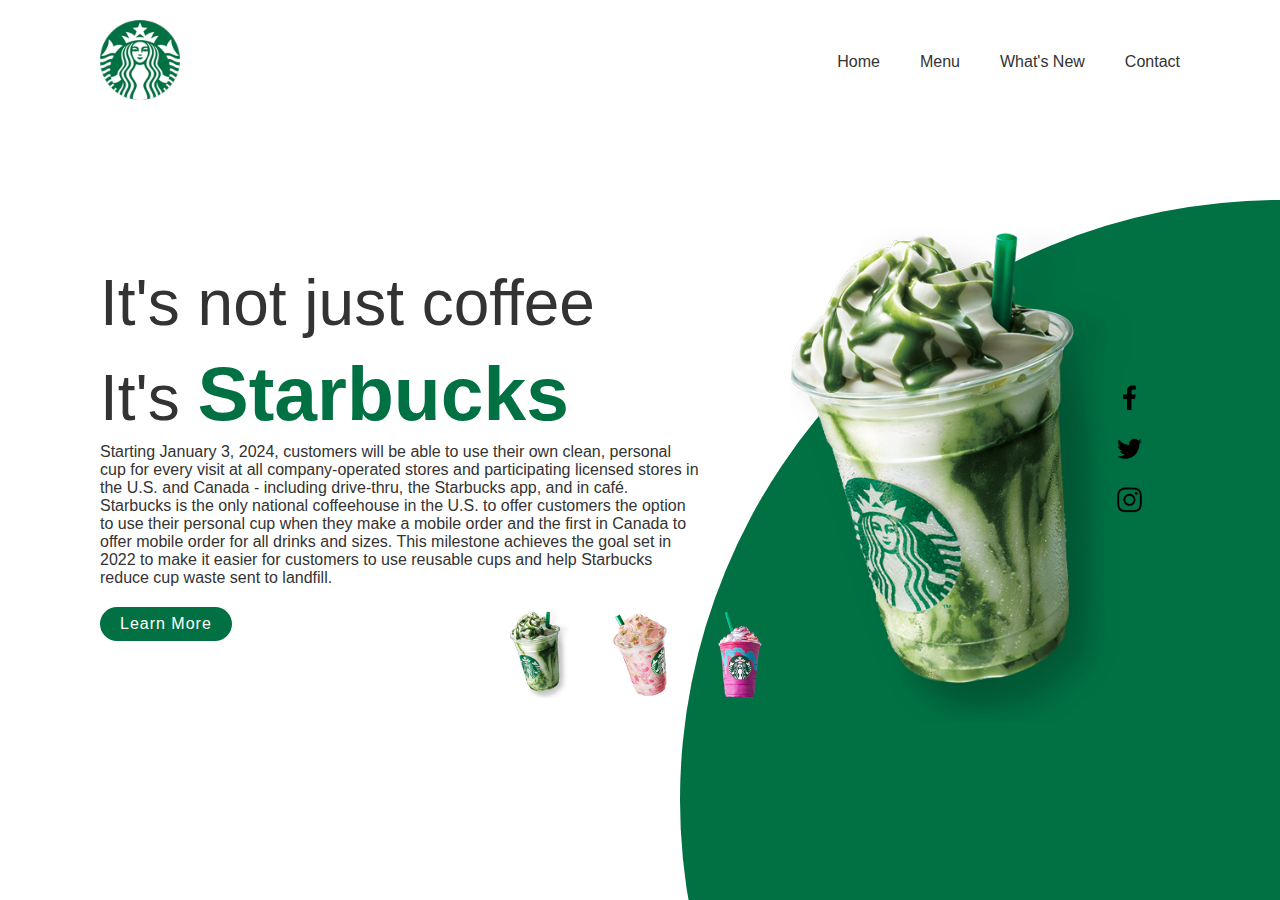
<file: starbucks/index.html>
<!DOCTYPE html>
<html lang="en">
<head>
    <meta charset="UTF-8">
    <meta name="viewport" content="width=device-width, initial-scale=1.0"> 
    <title>Responsive Starbucks Website Landing Page</title>
    <link rel="stylesheet" href="style.css">
</head>
<body>
    <section>
        <div class="circle"></div>
        <header>
            <a href="#"><img src="logo.png" class="logo" alt="Starbucks Logo"></a>
            <div class="toggle" onclick="toggleMenu();"></div>
            <ul class="navigation">
                <li><a href="index.html">Home</a></li>
                <li><a href="index.html">Menu</a></li>
                <li><a href="index.html">What's New</a></li>
                <li><a href="index.html">Contact</a></li>
            </ul>
        </header>
        <div class="content">
            <div class="textBox">
                <h2>It's not just coffee<br>It's <span>Starbucks</span></h2>
                <p>Starting January 3, 2024, customers will be able to use their own clean, 
                personal cup for every visit at all company-operated stores and participating licensed stores in the U.S.
                and Canada - including drive-thru, the Starbucks app, and in café. 
                Starbucks is the only national coffeehouse in the U.S. to offer customers 
                the option to use their personal cup when they make a mobile order and the first in Canada to offer mobile order for all drinks and sizes.  
                This milestone achieves the goal set in 2022 to make it easier for customers to use reusable cups and help Starbucks reduce cup waste sent to landfill.</p>
                <a href="#">Learn More</a>
            </div>
            <div class="imgBox">
                <img src="img1.png" class="starbucks" alt="Starbucks Coffee">
            </div>
            <ul class="thumb">
                <li><img src="thumb1.png" onclick="imgSlider('img1.png'); changeCircleColor('#017143')" alt="Thumb 1"></li>
                <li><img src="thumb2.png" onclick="imgSlider('img2.png'); changeCircleColor('#eb7495')" alt="Thumb 2"></li>
                <li><img src="thumb3.png" onclick="imgSlider('img3.png'); changeCircleColor('#d752b1')" alt="Thumb 3"></li>
            </ul>
            <ul class="sci">
                <li><a href="https://www.facebook.com/"><img src="facebook.png" alt="Facebook"></a></li>
                <li><a href="https://x.com/?lang=en-in"><img src="twitter.png" alt="Twitter"></a></li>
                <li><a href="https://www.instagram.com/"><img src="instagram.png" alt="Instagram"></a></li>
            </ul>
        </div>
    </section>

    <script type="text/javascript">
        function imgSlider(anything) {
            document.querySelector('.starbucks').src = anything;
        }

        function changeCircleColor(color) {
            const circle = document.querySelector('.circle');
            circle.style.background = color;
        }

        function toggleMenu() {
            var menuToggle = document.querySelector('.toggle');
            var navigation = document.querySelector('.navigation');
            menuToggle.classList.toggle('active');
            navigation.classList.toggle('active');
        }
    </script>
</body>
</html>
</file>
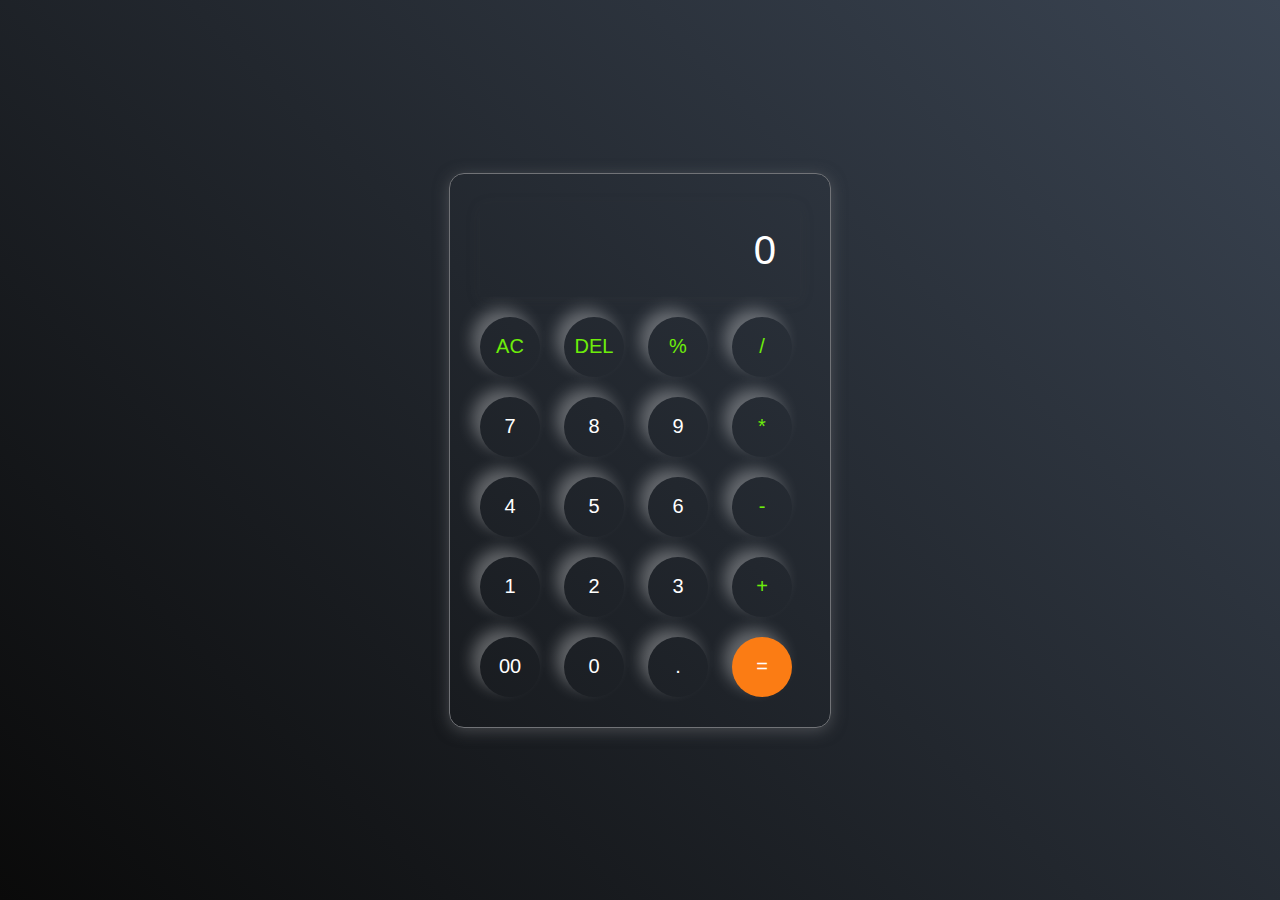
<file: calculator/calculator.html>
<!DOCTYPE html>
<html lang="en">
<head>
    <meta charset="UTF-8">
    <meta http-equiv="X-UA-Compatible" content="IE=edge">
    <meta name="viewport" content="width=device-width, initial-scale=1.0">
    <title>Document</title>
</head>
<style>
    *{
     margin: 0;
     padding: 0;
     box-sizing: border-box;
    }
    body{
        width: 100%;
        height: 100vh;
        display: grid;
        place-items: center;
        background: linear-gradient(45deg, #0a0a0a, #3a4452);
    }
    .container{
        border: 1px solid #717377;
        padding: 20px;
        border-radius: 15px;
        background: transparent;
        box-shadow: 0px 3px 15px rgba(113, 115, 119, 0.5);
    }
    input{
        width: 320px;
        color: #ffffff;
        border: none;
        padding: 24px;
        margin: 10px;
        background: transparent;
        text-align: right;
        cursor: pointer;
        font-size: 40px;
        box-shadow: 0px 3px 15px rgba(84, 84, 84, 0.1);
    }
    input::placeholder{
        color: #ffffff;
    }
    button{
        border: none;
        width: 60px;
        height: 60px;
        border-radius: 50%;
        margin: 10px;
        cursor: pointer;
        font-size: 20px;
        box-shadow: -8px -8px 15px rgba(255, 255, 255, 0.3);
        background: transparent;
        color: #ffffff;
    }
    button:hover{
        box-shadow: inset 2px 2px 5px #717377, inset -3px -3px 7px #ffffff;
    }
    .operators{
        color: #6dee0a;
    }
    .eq{
    background-color: #fb7c14;
    }
</style>
<body>
   <div class="container">
    <input type="text" placeholder="0" id="result">

    <div>
        <button class="operators" onclick="clearResult()">AC</button>
        <button class="operators" onclick="deleteResult()">DEL</button>
        <button class="operators" onclick="insertValue('%')">%</button>
        <button class="operators" onclick="insertValue('/')">/</button>
    </div>

    <div>
        <button onclick="insertValue('7')">7</button>
        <button onclick="insertValue('8')">8</button>
        <button onclick="insertValue('9')">9</button>
        <button class="operators" onclick="insertValue('*')">*</button>
    </div>
    <div>
        <button onclick="insertValue('4')">4</button>
        <button onclick="insertValue('5')">5</button>
        <button onclick="insertValue('6')">6</button>
        <button class="operators" onclick="insertValue('-')">-</button>
    </div>
    <div>
        <button onclick="insertValue('1')">1</button>
        <button onclick="insertValue('2')">2</button>
        <button onclick="insertValue('3')">3</button>
        <button class="operators" onclick="insertValue('+')">+</button>
    </div>
    <div>
        <button onclick="insertValue('00')">00</button>
        <button onclick="insertValue('0')">0</button>
        <button onclick="insertValue('.')">.</button>
        <button class="eq" onclick="calculate()">=</button>
    </div>
   </div>


   
   <script>
    function insertValue(value){
        result.value += value;
    }
    function clearResult(){
        result.value = '';
    }

    function deleteResult(){
        result.value = result.value.slice(0, -1);
    }

    function calculate(){
        try{
            result.value = eval(result.value);

        } catch (error){
            result.value = 'Error';
        }
    }
   </script>
</body>
</html>
</file>
<file: starbucks/style.css>
* * {
    margin: 0;
    padding: 0;
    box-sizing: border-box;
    font-family: 'Poppins', sans-serif;
}

section { 
    position: relative;
    width: 100%;
    min-height: 100vh;
    padding: 100px;
    display: flex;
    justify-content: space-between;
    align-items: center;
    background: #fff;
}

header {
    position: absolute;
    top: 0;
    left: 0;
    width: 100%;
    padding: 20px 100px;
    display: flex;
    justify-content: space-between;
    align-items: center;   
}

header .logo {
    position: relative;
    max-width: 80px;
}

header ul {
    position: relative;
    display: flex;
}

header ul li {
    list-style: none;
}

header ul li a {
    display: inline-block;
    color: #333;
    font-weight: 400;
    margin-left: 40px;
    text-decoration: none;
}

.content {
    position: relative;
    width: 100%;
    display: flex;
    justify-content: space-between;
    align-items: center;
}

.content .textBox {
    position: relative;
    max-width: 600px;
}

.content .textBox h2 {
    color: #333;
    font-size: 4em;
    line-height: 1.4em;
    font-weight: 500;
}

.content .textBox h2 span {
    color: #017143;
    font-size: 1.2em;
    font-weight: 900;
}

.content .textBox p {
    color: #333;
}

.content .textBox a {
    display: inline-block;
    margin-top: 20px;
    padding: 8px 20px;
    background: #017143;
    color: #fff;
    border-radius: 40px;
    font-weight: 500;
    letter-spacing: 1px;
    text-decoration: none;
}

.content .imgBox {
    width: 600px;
    display: flex;
    justify-content: flex-end;
    padding-right: 50px;
    margin-top: 50px;
}

.content .imgBox img {
    max-width: 340px;
}

.thumb {
    position: absolute;
    left: 50%;
    bottom: 20px;
    transform: translateX(-50%);
    display: flex;
}

.thumb li {
    list-style: none;
    display: inline-block;
    margin: 0 20px;
    cursor: pointer;
    transition: transform 0.5s;
}

.thumb li:hover {
    transform: translateY(-15px);
}

.thumb li img {
    max-width: 60px;
}

.sci {
    position: absolute;
    top: 50%;
    right: 30px;
    transform: translateY(-50%);
    display: flex;
    justify-content: center;
    align-items: center;
    flex-direction: column;
}

.sci li {
    list-style: none;
}

.sci li a {
    display: inline-block;
    margin: 5px 0;
    transform: scale(0.6);
}

.circle {
    position: absolute;
    top: 0;
    left: 0;
    width: 100%;
    height: 100%;
    background: #017143;
    clip-path: circle(600px at right 800px);
}

@media (max-width: 991px) {
    header {
        padding: 20px;
    }

    header .logo {
        max-width: 60px;
    }

    .toggle {
        position: relative;
        width: 30px;
        height: 30px;
        cursor: pointer;
        background: url(menu.png);
        background-size: 30px;
        background-repeat: no-repeat;
        filter: invert(0); /* Remove invert filter */
        z-index: 11;
    }

    .toggle.active {
        background: url(close.png);
        background-size: 30px;
        background-repeat: no-repeat;
        filter: invert(0); /* Remove invert filter */
    }

    .navigation {
        display: none;
    }

    .navigation.active {
        display: flex;
        position: fixed;
        top: 0;
        left: 0;
        width: 100%;
        height: 100%;
        justify-content: center;
        align-items: center;
        flex-direction: column;
        background: #ffffff; /* Change background to black */
        z-index: 10;
    }

    header ul li a {
        display: inline-block;
        color: #000000; /* Change text color to white */
        font-size: 1.5em;
        font-weight: 400;
        text-decoration: none;
        margin: 20px 0;
    }

    section {
        padding: 20px;
    }

    .content {
        flex-direction: column;
        margin-top: 100px;
    }

    .content .textBox h2 {
        color: #333;
        font-size: 2.5em;
    }

    .content .textBox {
        max-width: 100%;
    }

    .content .imgBox {
        max-width: 100%;
        justify-content: center;
    }

    .content .imgBox img {
        max-width: 300px;
    }

    .thumb li img {
        max-width: 40px;
    }

    .circle {
        clip-path: circle(400px at center bottom);
    }
}
</file>
